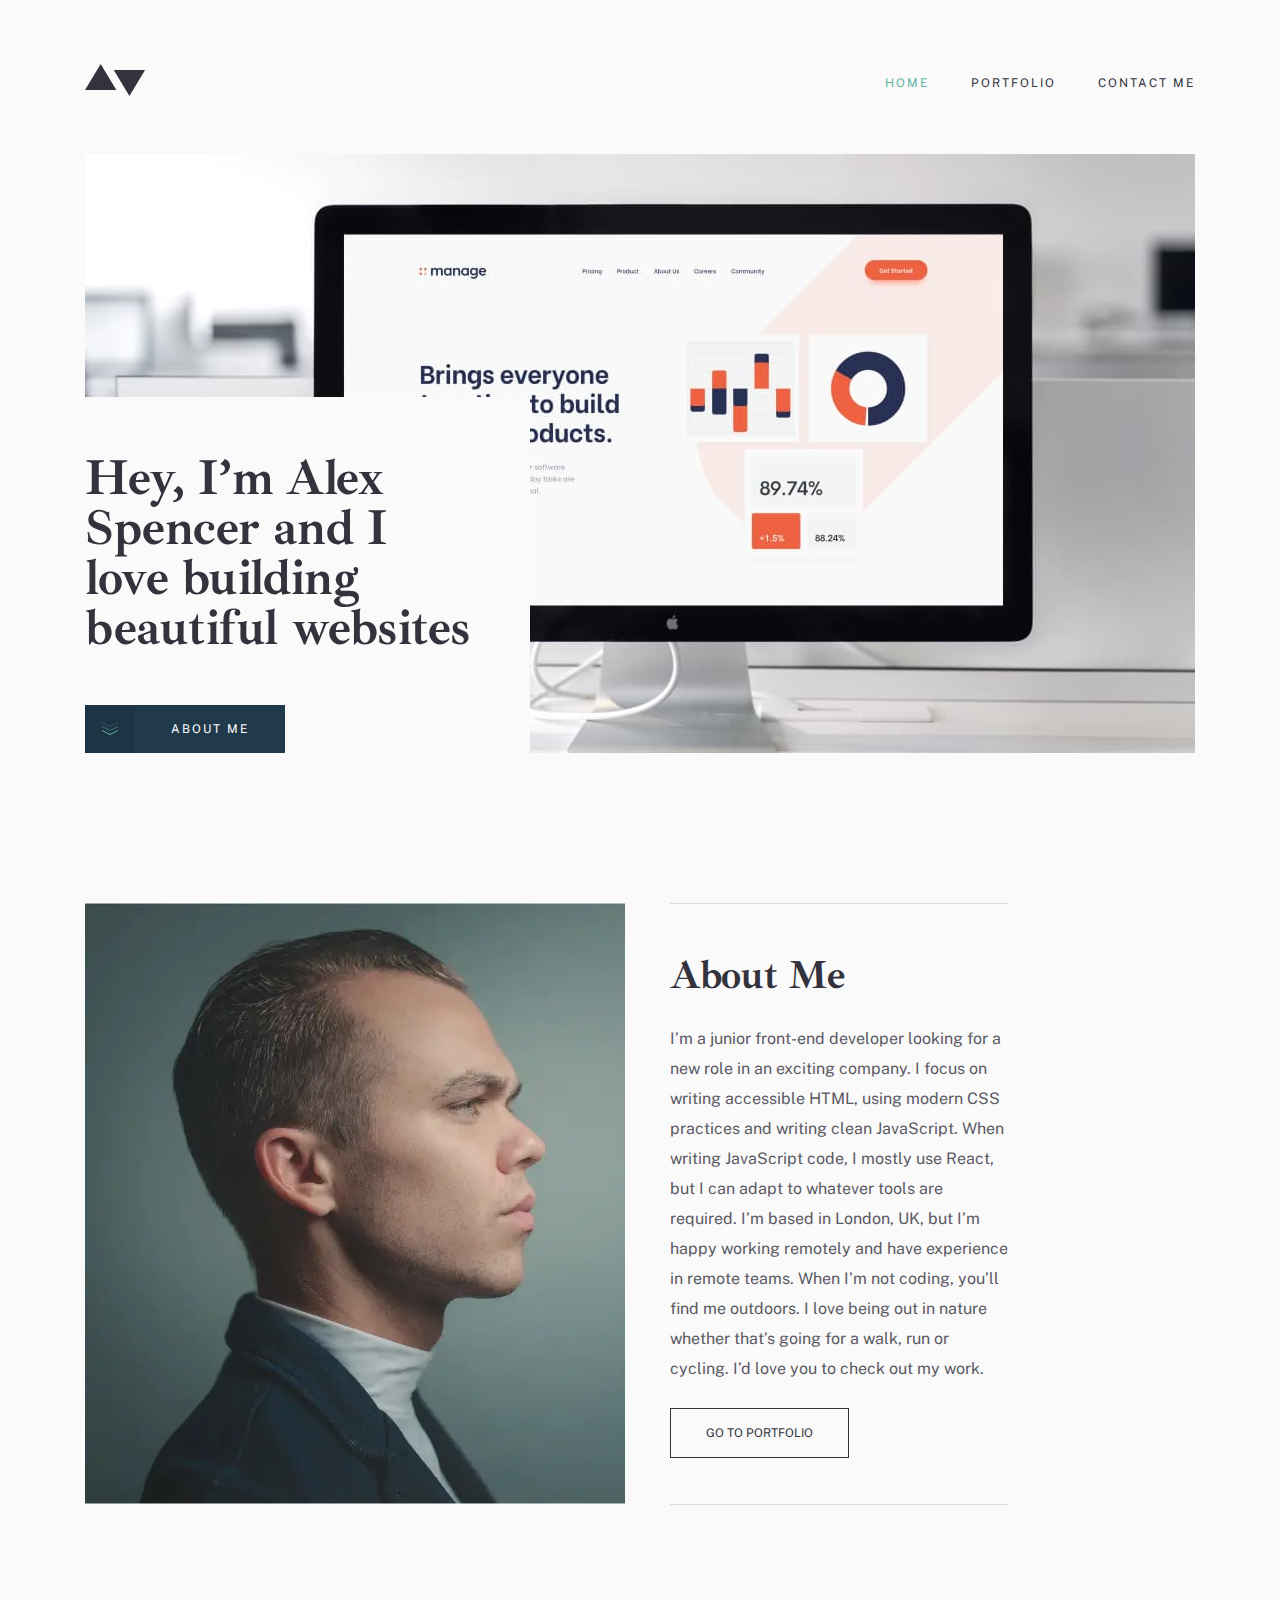
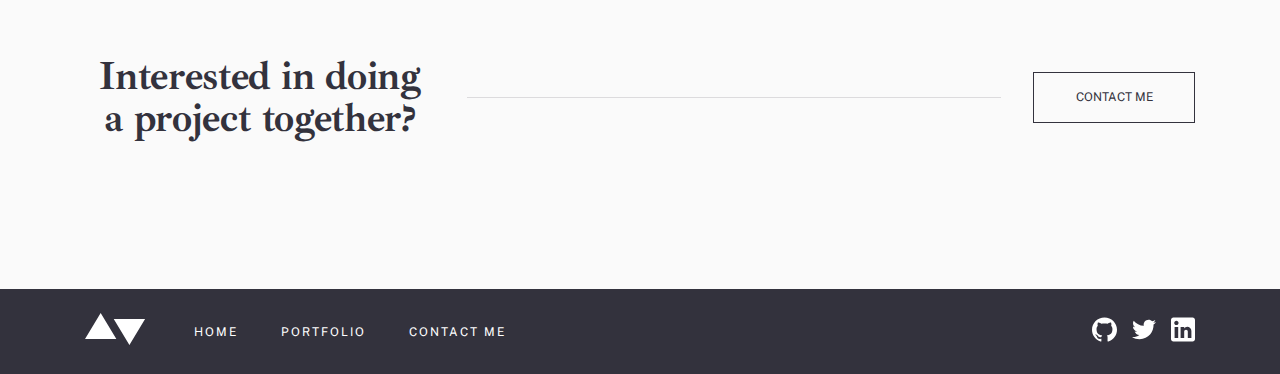
<file: index.html>
<!DOCTYPE html>
<html lang="en">
<head>
  <meta charset="UTF-8">
  <meta http-equiv="X-UA-Compatible" content="IE=edge">
  <meta name="viewport" content="width=device-width, initial-scale=1.0">
  <title>minimalist</title>
  <link rel="stylesheet" href="./css/main.min.css">
</head>
<body>
  <header class="header">
    <div class="container">
      <div class="header__inner">
        <a class="site-logo-link" href="./index.html">
          <svg width="61" height="32" viewBox="0 0 61 32" fill="none" xmlns="http://www.w3.org/2000/svg">
            <path fill-rule="evenodd" clip-rule="evenodd" d="M31.3469 26.1224L15.6735 0L0 26.1224H31.3469ZM60.0816 5.87755L44.4082 32L28.7347 5.87755H60.0816Z" fill="currentcolor"/>
          </svg>
        </a>
        <button class="nav">
        </button>
        <nav class="navbar">
          <ul class="header__list">
            <li class="header__item">
              <a class="header__link header__link--color" href="./index.html">
                HOME
              </a>
            </li>
            <li class="header__item">
              <a class="header__link" href="./portfolio.html">
                PORTFOLIO
              </a>
            </li>
            <li class="header__item">
              <a class="header__link" href="./contact.html">
                CONTACT ME
              </a>
            </li>
          </ul>
        </nav>
      </div>
    </div>
  </header>

  <main class="site-main">

    <section class="hero">
      <div class="container">
        <div class="hero__inner">
          <div class="hero__wrapper">
            <h1 class="hero__title">
              Hey, I’m Alex Spencer and I love building beautiful websites
            </h1>
            <a class="hero__link" href="#me">ABOUT ME</a>
          </div>
        </div>
      </div>
    </section>

    <section class="me" id="me">
      <div class="container">
        <div class="me__inner">
          <picture>
            <source
              type="image/webp"
              media="(min-width:1000px)"
              srcset="
              ./images/Bitmap-me-portret-desktop.webp,
              ./images/Bitmap-me-portret-desktop@2.webp
              "
            />
            <source
              type="image/webp"
              media="(min-width:700px)"
              srcset="
              ./images/Bitmap-me-portret-tablet.webp,
              ./images/Bitmap-me-portret-tablet@2.webp
              "
            />
            <source
              class="me__img-mobile"
              type="image/webp"
              srcset="
              ./images/me-portret-mobile.webp, 
              ./images/me-portret-mobile@2.webp
              "
            />

            <source
              media="(min-width:1000px)"
              srcset="
              ./images/Bitmap-me-portret-desktop.jpg,
              ./images/Bitmap-me-portret-desktop@2.jpg
              "
            />
            <source
              class="me__img-mobile"
              media="(min-width:700px)"
              srcset="
              ./images/Bitmap-me-portret-tablet.jpg,
              ./images/Bitmap-me-portret-tablet@2.jpg
              "
            />
            <img
              class="me__img-mobile"
              src="./images/me-portret-mobile.jpg"
              srcset="./images/me-portret-mobile.jpg 1x,
                      ./images/me-portret-mobile@2.jpg 2x"
              alt="humanes portret"
            />
          </picture>
          <div class="me__info">
            <h2 class="me__title">  
              About Me
            </h2>
            <p class="me__text">
              I’m a junior front-end developer looking for a new role in an exciting company. I focus on writing accessible HTML, using modern CSS practices and writing clean JavaScript. When writing JavaScript code, I mostly use React, but I can adapt to whatever tools are required. I’m based in London, UK, but I’m happy working remotely and have experience in remote teams. When I’m not coding, you’ll find me outdoors. I love being out in nature whether that’s going for a walk, run or cycling. I’d love you to check out my work.
            </p>
            <a class="link link--me" href="./contact.html">
              GO TO PORTFOLIO
            </a>
          </div>
        </div>
      </div>
    </section>

    <section class="media">
      <div class="container">
        <div class="media__inner">
          <h3 class="media__title">
            Interested in doing a project together?
          </h3>
          <span class="media__line"></span>
          <a class="link" href="./contact.html">
            CONTACT ME
          </a>
        </div>
      </div>
    </section>

  </main>
  
  <footer class="site-footer footer">
    <div class="container">
      <div class="footer__inner">
        <a class="footer__logo" href="./index.html">
          <svg width="61" height="32" viewBox="0 0 61 32" fill="none" xmlns="http://www.w3.org/2000/svg">
            <path fill-rule="evenodd" clip-rule="evenodd" d="M31.3469 26.1224L15.6735 0L0 26.1224H31.3469ZM60.0816 5.87755L44.4082 32L28.7347 5.87755H60.0816Z" fill="#FFFFFF"/>
            </svg>
        </a>
        <ul class="footer__list">
          <li class="footer__item">
            <a class="footer__link" href="./index.html">
              HOME
            </a>
          </li>
          <li class="footer__item">
            <a class="footer__link" href="./portfolio.html">
              PORTFOLIO
            </a>
          </li>
          <li class="footer__item">
            <a class="footer__link" href="./contact.html">
              CONTACT ME
            </a>
          </li>
        </ul>
        <ul class="icon-box">
          <li class="icon-box__item">
            <a class="icon-box__link" href="https://github.com/NasimbayevFarhod/minimalist" target="blank">
              <svg width="25" height="25" viewBox="0 0 25 25" fill="none" xmlns="http://www.w3.org/2000/svg">
                <path d="M12.5 0.5C5.59375 0.5 0 6.00948 0 12.8045C0 18.242 3.58125 22.8531 8.54688 24.4788C9.17188 24.5946 9.40104 24.2137 9.40104 23.8871C9.40104 23.595 9.39062 22.8207 9.38542 21.795C5.90833 22.5369 5.175 20.1442 5.175 20.1442C4.60625 18.7241 3.78437 18.3443 3.78437 18.3443C2.65208 17.5815 3.87188 17.5971 3.87188 17.5971C5.12708 17.6827 5.78646 18.8649 5.78646 18.8649C6.90104 20.7463 8.7125 20.2027 9.42708 19.8886C9.53958 19.0924 9.86146 18.5509 10.2188 18.243C7.44271 17.9352 4.525 16.8771 4.525 12.1628C4.525 10.8198 5.00937 9.72212 5.81146 8.86127C5.67083 8.55031 5.24896 7.2992 5.92083 5.60462C5.92083 5.60462 6.96771 5.27489 9.35833 6.86617C10.3583 6.59278 11.4208 6.45713 12.4833 6.45087C13.5458 6.45713 14.6083 6.59278 15.6083 6.86617C17.9833 5.27489 19.0302 5.60462 19.0302 5.60462C19.7021 7.2992 19.2802 8.55031 19.1552 8.86127C19.9521 9.72212 20.4365 10.8198 20.4365 12.1628C20.4365 16.8897 17.5146 17.93 14.7333 18.2326C15.1708 18.602 15.5771 19.3564 15.5771 20.5094C15.5771 22.156 15.5615 23.4791 15.5615 23.8788C15.5615 24.2012 15.7802 24.5862 16.4208 24.4631C21.4219 22.8478 25 18.2336 25 12.8045C25 6.00948 19.4031 0.5 12.5 0.5V0.5Z" fill="white"/>
                </svg>
            </a>
          </li>
          <li class="icon-box__item">
            <a class="icon-box__link" href="https://twitter.com/?lang=ru" target="blank">
              <svg width="24" height="21" viewBox="0 0 24 21" fill="none" xmlns="http://www.w3.org/2000/svg">
                <path d="M24 3.05705C23.117 3.44905 22.168 3.71305 21.172 3.83205C22.189 3.22305 22.97 2.25805 23.337 1.10805C22.386 1.67205 21.332 2.08205 20.21 2.30305C19.313 1.34605 18.032 0.748047 16.616 0.748047C13.437 0.748047 11.101 3.71405 11.819 6.79305C7.728 6.58805 4.1 4.62805 1.671 1.64905C0.381 3.86205 1.002 6.75705 3.194 8.22305C2.388 8.19705 1.628 7.97605 0.965 7.60705C0.911 9.88805 2.546 12.022 4.914 12.497C4.221 12.685 3.462 12.729 2.69 12.581C3.316 14.537 5.134 15.96 7.29 16C5.22 17.623 2.612 18.348 0 18.04C2.179 19.437 4.768 20.252 7.548 20.252C16.69 20.252 21.855 12.531 21.543 5.60605C22.505 4.91105 23.34 4.04405 24 3.05705Z" fill="white"/>
                </svg>
            </a>
          </li>
          <li class="icon-box__item">
            <a class="icon-box__link" href="https://ru.linkedin.com/" target="blank">
              <svg width="24" height="25" viewBox="0 0 24 25" fill="none" xmlns="http://www.w3.org/2000/svg">
                <path fill-rule="evenodd" clip-rule="evenodd" d="M2.4 0.5H21.6C22.92 0.5 24 1.58 24 2.9V22.1C24 23.42 22.92 24.5 21.6 24.5H2.4C1.08 24.5 0 23.42 0 22.1V2.9C0 1.58 1.08 0.5 2.4 0.5ZM3.6 20.9H7.2V10.1H3.6V20.9ZM5.4 8.06C4.2 8.06 3.24 7.1 3.24 5.9C3.24 4.7 4.2 3.74 5.4 3.74C6.6 3.74 7.56 4.7 7.56 5.9C7.56 7.1 6.6 8.06 5.4 8.06ZM16.8 20.9H20.4V14.06C20.4 11.78 18.48 9.86 16.2 9.86C15.12 9.86 13.8 10.58 13.2 11.54V10.1H9.6V20.9H13.2V14.54C13.2 13.58 14.04 12.74 15 12.74C15.96 12.74 16.8 13.58 16.8 14.54V20.9Z" fill="white"/>
                </svg>
            </a>
          </li>
        </ul>
      </div>
    </div>
  </footer>
  <script src="./js/main.js"></script>
</body>
</html>
</file>
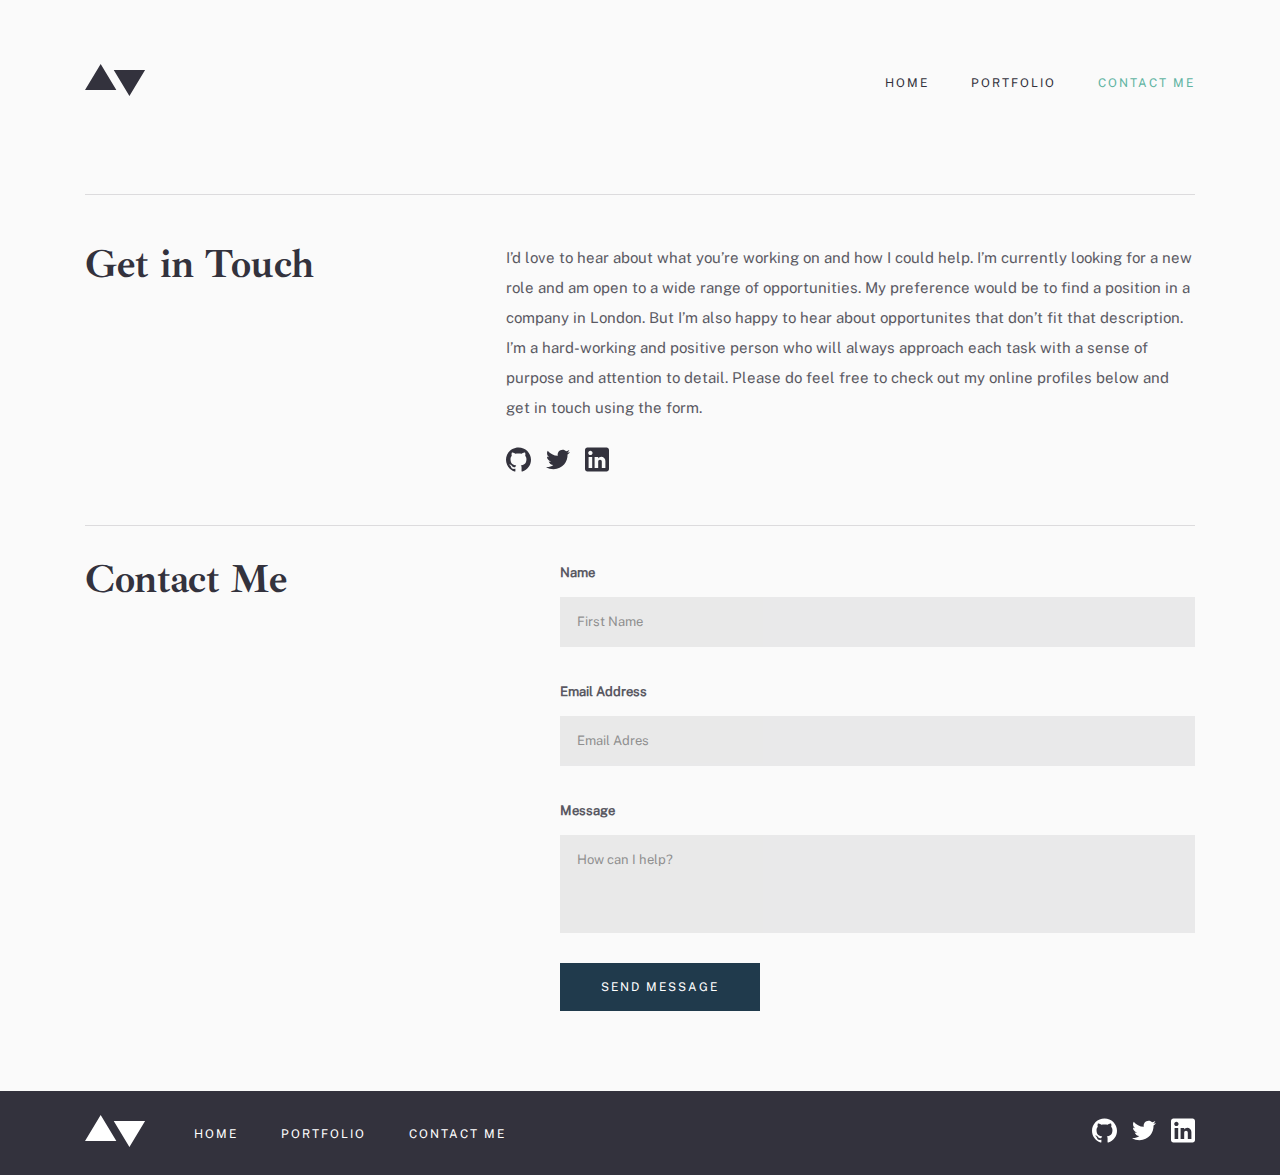
<file: contact.html>
<!DOCTYPE html>
<html lang="en">
<head>
  <meta charset="UTF-8">
  <meta http-equiv="X-UA-Compatible" content="IE=edge">
  <meta name="viewport" content="width=device-width, initial-scale=1.0">
  <title>contact</title>
  <link rel="stylesheet" href="./css/main.min.css">
</head>
<body>
  <header class="header">
    <div class="container">
      <div class="header__inner">
        <a class="site-logo-link" href="./index.html">
          <svg width="61" height="32" viewBox="0 0 61 32" fill="none" xmlns="http://www.w3.org/2000/svg">
            <path  fill-rule="evenodd" clip-rule="evenodd" d="M31.3469 26.1224L15.6735 0L0 26.1224H31.3469ZM60.0816 5.87755L44.4082 32L28.7347 5.87755H60.0816Z" fill="currentcolor"/>
            </svg>
        </a>
        <button class="nav">
        </button>
        <nav class="navbar">
          <ul class="header__list">
            <li class="header__item">
              <a class="header__link" href="./index.html">
                HOME
              </a>
            </li>
            <li class="header__item">
              <a class="header__link" href="./portfolio.html">
                PORTFOLIO
              </a>
            </li>
            <li class="header__item ">
              <a class="header__link header__link--color" href="./contact.html">
                CONTACT ME
              </a>
            </li>
          </ul>
        </nav>
      </div>
    </div>
  </header>

  <main class="site-main">
    <h2 class="visually-hidden ">
      tell me your story
    </h2>
    <section class="get">
      <div class="container">
        <div class="get-inner">
          <h3 class="get__title">
            Get in Touch
          </h3>
          <div class="get__info">
            <p class="get__text">
              I’d love to hear about what you’re working on and how I could help. I’m currently looking for a new role and am open to a wide range of opportunities. My preference would be to find a position in a company in London. But I’m also happy to hear about opportunites that don’t fit that description. I’m a hard-working and positive person who will always approach each task with a sense of purpose and attention to detail. Please do feel free to check out my online profiles below and get in touch using the form.
            </p>
            <ul class="icon-box">
              <li class="icon-box__item">
                <a class="icon-box__link" href="https://github.com/NasimbayevFarhod/minimalist" target="blank">
                  <svg width="25" height="25" viewBox="0 0 25 25" fill="none" xmlns="http://www.w3.org/2000/svg">
                    <path d="M12.5 0.5C5.59375 0.5 0 6.00948 0 12.8045C0 18.242 3.58125 22.8531 8.54688 24.4788C9.17188 24.5946 9.40104 24.2137 9.40104 23.8871C9.40104 23.595 9.39062 22.8207 9.38542 21.795C5.90833 22.5369 5.175 20.1442 5.175 20.1442C4.60625 18.7241 3.78437 18.3443 3.78437 18.3443C2.65208 17.5815 3.87188 17.5971 3.87188 17.5971C5.12708 17.6827 5.78646 18.8649 5.78646 18.8649C6.90104 20.7463 8.7125 20.2027 9.42708 19.8886C9.53958 19.0924 9.86146 18.5509 10.2188 18.243C7.44271 17.9352 4.525 16.8771 4.525 12.1628C4.525 10.8198 5.00937 9.72212 5.81146 8.86127C5.67083 8.55031 5.24896 7.2992 5.92083 5.60462C5.92083 5.60462 6.96771 5.27489 9.35833 6.86617C10.3583 6.59278 11.4208 6.45713 12.4833 6.45087C13.5458 6.45713 14.6083 6.59278 15.6083 6.86617C17.9833 5.27489 19.0302 5.60462 19.0302 5.60462C19.7021 7.2992 19.2802 8.55031 19.1552 8.86127C19.9521 9.72212 20.4365 10.8198 20.4365 12.1628C20.4365 16.8897 17.5146 17.93 14.7333 18.2326C15.1708 18.602 15.5771 19.3564 15.5771 20.5094C15.5771 22.156 15.5615 23.4791 15.5615 23.8788C15.5615 24.2012 15.7802 24.5862 16.4208 24.4631C21.4219 22.8478 25 18.2336 25 12.8045C25 6.00948 19.4031 0.5 12.5 0.5V0.5Z" fill="#33323D"/>
                    </svg>
                </a>
              </li>
              <li class="icon-box__item">
                <a class="icon-box__link" href="https://twitter.com/?lang=ru" target="blank">
                  <svg width="24" height="21" viewBox="0 0 24 21" fill="none" xmlns="http://www.w3.org/2000/svg">
                    <path d="M24 3.05705C23.117 3.44905 22.168 3.71305 21.172 3.83205C22.189 3.22305 22.97 2.25805 23.337 1.10805C22.386 1.67205 21.332 2.08205 20.21 2.30305C19.313 1.34605 18.032 0.748047 16.616 0.748047C13.437 0.748047 11.101 3.71405 11.819 6.79305C7.728 6.58805 4.1 4.62805 1.671 1.64905C0.381 3.86205 1.002 6.75705 3.194 8.22305C2.388 8.19705 1.628 7.97605 0.965 7.60705C0.911 9.88805 2.546 12.022 4.914 12.497C4.221 12.685 3.462 12.729 2.69 12.581C3.316 14.537 5.134 15.96 7.29 16C5.22 17.623 2.612 18.348 0 18.04C2.179 19.437 4.768 20.252 7.548 20.252C16.69 20.252 21.855 12.531 21.543 5.60605C22.505 4.91105 23.34 4.04405 24 3.05705Z" fill="#33323D"/>
                    </svg>
                </a>
              </li>
              <li class="icon-box__item">
                <a class="icon-box__link" href="https://ru.linkedin.com/"  target="blank">
                  <svg width="24" height="25" viewBox="0 0 24 25" fill="none" xmlns="http://www.w3.org/2000/svg">
                    <path fill-rule="evenodd" clip-rule="evenodd" d="M2.4 0.5H21.6C22.92 0.5 24 1.58 24 2.9V22.1C24 23.42 22.92 24.5 21.6 24.5H2.4C1.08 24.5 0 23.42 0 22.1V2.9C0 1.58 1.08 0.5 2.4 0.5ZM3.6 20.9H7.2V10.1H3.6V20.9ZM5.4 8.06C4.2 8.06 3.24 7.1 3.24 5.9C3.24 4.7 4.2 3.74 5.4 3.74C6.6 3.74 7.56 4.7 7.56 5.9C7.56 7.1 6.6 8.06 5.4 8.06ZM16.8 20.9H20.4V14.06C20.4 11.78 18.48 9.86 16.2 9.86C15.12 9.86 13.8 10.58 13.2 11.54V10.1H9.6V20.9H13.2V14.54C13.2 13.58 14.04 12.74 15 12.74C15.96 12.74 16.8 13.58 16.8 14.54V20.9Z" fill="#33323D"/>
                    </svg>
                </a>
              </li>
            </ul>
          </div>
        </div>
      </div>
    </section>


    <section class="contact">
      <div class="container">
        <div class="contact__inner">
          <h3 class="contact__title">
            Contact Me
          </h3>
          <form class="contact__form" action="http://echo.htmlacademy.ru/courses/" method="post" autocomplete="off">
            <label class="contact__label">
              Name
              <input class="contact__input" type="text" name="user-firstname" aria-label="enter your firstname" minlength="2" placeholder="First Name" required>
              <span class="error"> 
                This field is required
              </span>
            </label>
  
            <label class="contact__label">
              Email Address
              <input class="contact__input" type="email" name="user-email" aria-label="enter your email" 
              placeholder="Email Adres" required>
              <span class="error">
                This field is required
              </span>
            </label>
  
            <label class="contact__label">
              Message
              <textarea class="contact__input contact__input--problem" cols="72" rows="1" name="users-problem" aria-label="enter your problem" minlength="2" placeholder="How can I help?" required></textarea>
              <span class="error">
                This field is required
              </span>
            </label>
  
            <button class="contact-button">
              SEND MESSAGE
            </button>
          </form>
        </div>

      </div>
    </section>

  </main>

  <footer class="site-footer footer">
    <div class="container">
      <div class="footer__inner">
        <a class="footer__logo" href="./index.html">
          <svg width="61" height="32" viewBox="0 0 61 32" fill="none" xmlns="http://www.w3.org/2000/svg">
            <path fill-rule="evenodd" clip-rule="evenodd" d="M31.3469 26.1224L15.6735 0L0 26.1224H31.3469ZM60.0816 5.87755L44.4082 32L28.7347 5.87755H60.0816Z" fill="#FFFFFF"/>
            </svg>
        </a>
        <ul class="footer__list">
          <li class="footer__item">
            <a class="footer__link" href="./index.html">
              HOME
            </a>
          </li>
          <li class="footer__item">
            <a class="footer__link" href="./portfolio.html">
              PORTFOLIO
            </a>
          </li>
          <li class="footer__item">
            <a class="footer__link" href="./contact.html">
              CONTACT ME
            </a>
          </li>
        </ul>
        <ul class="icon-box">
          <li class="icon-box__item">
            <a class="icon-box__link" href="https://github.com/NasimbayevFarhod/minimalist" target="blank">
              <svg width="25" height="25" viewBox="0 0 25 25" fill="none" xmlns="http://www.w3.org/2000/svg">
                <path d="M12.5 0.5C5.59375 0.5 0 6.00948 0 12.8045C0 18.242 3.58125 22.8531 8.54688 24.4788C9.17188 24.5946 9.40104 24.2137 9.40104 23.8871C9.40104 23.595 9.39062 22.8207 9.38542 21.795C5.90833 22.5369 5.175 20.1442 5.175 20.1442C4.60625 18.7241 3.78437 18.3443 3.78437 18.3443C2.65208 17.5815 3.87188 17.5971 3.87188 17.5971C5.12708 17.6827 5.78646 18.8649 5.78646 18.8649C6.90104 20.7463 8.7125 20.2027 9.42708 19.8886C9.53958 19.0924 9.86146 18.5509 10.2188 18.243C7.44271 17.9352 4.525 16.8771 4.525 12.1628C4.525 10.8198 5.00937 9.72212 5.81146 8.86127C5.67083 8.55031 5.24896 7.2992 5.92083 5.60462C5.92083 5.60462 6.96771 5.27489 9.35833 6.86617C10.3583 6.59278 11.4208 6.45713 12.4833 6.45087C13.5458 6.45713 14.6083 6.59278 15.6083 6.86617C17.9833 5.27489 19.0302 5.60462 19.0302 5.60462C19.7021 7.2992 19.2802 8.55031 19.1552 8.86127C19.9521 9.72212 20.4365 10.8198 20.4365 12.1628C20.4365 16.8897 17.5146 17.93 14.7333 18.2326C15.1708 18.602 15.5771 19.3564 15.5771 20.5094C15.5771 22.156 15.5615 23.4791 15.5615 23.8788C15.5615 24.2012 15.7802 24.5862 16.4208 24.4631C21.4219 22.8478 25 18.2336 25 12.8045C25 6.00948 19.4031 0.5 12.5 0.5V0.5Z" fill="white"/>
                </svg>
            </a>
          </li>
          <li class="icon-box__item">
            <a class="icon-box__link" href="https://twitter.com/?lang=ru" target="blank">
              <svg width="24" height="21" viewBox="0 0 24 21" fill="none" xmlns="http://www.w3.org/2000/svg">
                <path d="M24 3.05705C23.117 3.44905 22.168 3.71305 21.172 3.83205C22.189 3.22305 22.97 2.25805 23.337 1.10805C22.386 1.67205 21.332 2.08205 20.21 2.30305C19.313 1.34605 18.032 0.748047 16.616 0.748047C13.437 0.748047 11.101 3.71405 11.819 6.79305C7.728 6.58805 4.1 4.62805 1.671 1.64905C0.381 3.86205 1.002 6.75705 3.194 8.22305C2.388 8.19705 1.628 7.97605 0.965 7.60705C0.911 9.88805 2.546 12.022 4.914 12.497C4.221 12.685 3.462 12.729 2.69 12.581C3.316 14.537 5.134 15.96 7.29 16C5.22 17.623 2.612 18.348 0 18.04C2.179 19.437 4.768 20.252 7.548 20.252C16.69 20.252 21.855 12.531 21.543 5.60605C22.505 4.91105 23.34 4.04405 24 3.05705Z" fill="white"/>
                </svg>
            </a>
          </li>
          <li class="icon-box__item">
            <a class="icon-box__link" href="https://ru.linkedin.com/" target="blank">
              <svg width="24" height="25" viewBox="0 0 24 25" fill="none" xmlns="http://www.w3.org/2000/svg">
                <path fill-rule="evenodd" clip-rule="evenodd" d="M2.4 0.5H21.6C22.92 0.5 24 1.58 24 2.9V22.1C24 23.42 22.92 24.5 21.6 24.5H2.4C1.08 24.5 0 23.42 0 22.1V2.9C0 1.58 1.08 0.5 2.4 0.5ZM3.6 20.9H7.2V10.1H3.6V20.9ZM5.4 8.06C4.2 8.06 3.24 7.1 3.24 5.9C3.24 4.7 4.2 3.74 5.4 3.74C6.6 3.74 7.56 4.7 7.56 5.9C7.56 7.1 6.6 8.06 5.4 8.06ZM16.8 20.9H20.4V14.06C20.4 11.78 18.48 9.86 16.2 9.86C15.12 9.86 13.8 10.58 13.2 11.54V10.1H9.6V20.9H13.2V14.54C13.2 13.58 14.04 12.74 15 12.74C15.96 12.74 16.8 13.58 16.8 14.54V20.9Z" fill="white"/>
                </svg>
            </a>
          </li>
        </ul>
      </div>
    </div>
  </footer>
  <script src="./js/main.js"></script>
</body>
</html>
</file>
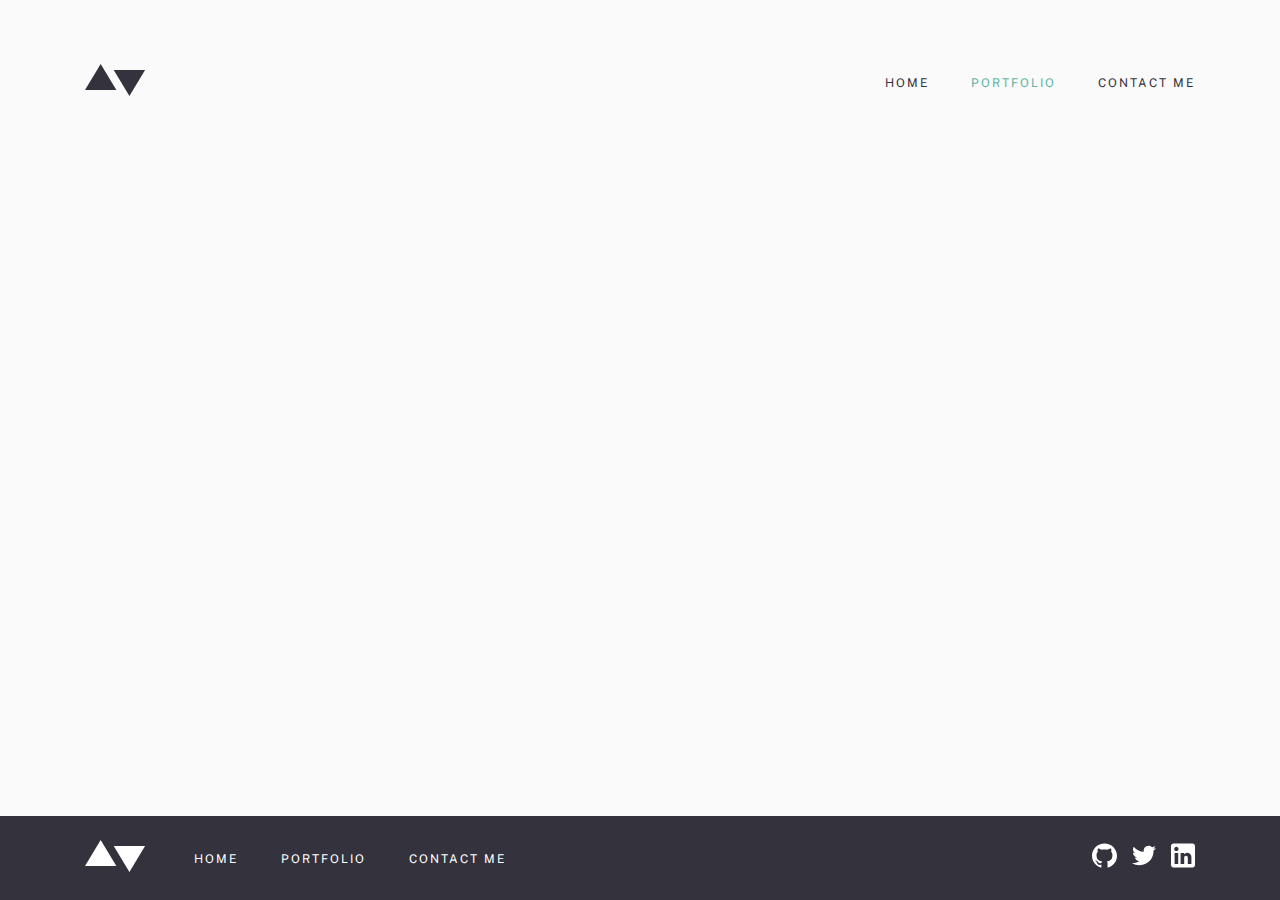
<file: portfolio.html>
<!DOCTYPE html>
<html lang="en">
<head>
  <meta charset="UTF-8">
  <meta http-equiv="X-UA-Compatible" content="IE=edge">
  <meta name="viewport" content="width=device-width, initial-scale=1.0">
  <title></title>
  <link rel="stylesheet" href="./css/main.min.css">
</head>
<body>
  <header class="header">
    <div class="container">
      <div class="header__inner">
        <a class="site-logo-link" href="./index.html">
          <svg width="61" height="32" viewBox="0 0 61 32" fill="none" xmlns="http://www.w3.org/2000/svg">
            <path id="Combined Shape" fill-rule="evenodd" clip-rule="evenodd" d="M31.3469 26.1224L15.6735 0L0 26.1224H31.3469ZM60.0816 5.87755L44.4082 32L28.7347 5.87755H60.0816Z" fill="currentcolor"/>
            </svg>
        </a>
        <button class="nav">
        </button>
        <nav class="navbar">
          <ul class="header__list">
            <li class="header__item">
              <a class="header__link" href="./index.html">
                HOME
              </a>
            </li>
            <li class="header__item">
              <a class="header__link header__link--color" href="./portfolio.html">
                PORTFOLIO
              </a>
            </li>
            <li class="header__item">
              <a class="header__link" href="./contact.html">
                CONTACT ME
              </a>
            </li>
          </ul>
        </nav>
      </div>
    </div>
  </header>

  <main class="site-main">


  </main>
  
  <footer class="site-footer footer">
    <div class="container">
      <div class="footer__inner">
        <a class="footer__logo" href="./index.html">
          <svg width="61" height="32" viewBox="0 0 61 32" fill="none" xmlns="http://www.w3.org/2000/svg">
            <path fill-rule="evenodd" clip-rule="evenodd" d="M31.3469 26.1224L15.6735 0L0 26.1224H31.3469ZM60.0816 5.87755L44.4082 32L28.7347 5.87755H60.0816Z" fill="#FFFFFF"/>
            </svg>
        </a>
        <ul class="footer__list">
          <li class="footer__item">
            <a class="footer__link" href="./index.html">
              HOME
            </a>
          </li>
          <li class="footer__item">
            <a class="footer__link" href="./portfolio.html">
              PORTFOLIO
            </a>
          </li>
          <li class="footer__item">
            <a class="footer__link" href="./contact.html">
              CONTACT ME
            </a>
          </li>
        </ul>
        <ul class="icon-box">
          <li class="icon-box__item">
            <a class="icon-box__link" href="https://github.com/NasimbayevFarhod/minimalist" target="blank">
              <svg width="25" height="25" viewBox="0 0 25 25" fill="none" xmlns="http://www.w3.org/2000/svg">
                <path d="M12.5 0.5C5.59375 0.5 0 6.00948 0 12.8045C0 18.242 3.58125 22.8531 8.54688 24.4788C9.17188 24.5946 9.40104 24.2137 9.40104 23.8871C9.40104 23.595 9.39062 22.8207 9.38542 21.795C5.90833 22.5369 5.175 20.1442 5.175 20.1442C4.60625 18.7241 3.78437 18.3443 3.78437 18.3443C2.65208 17.5815 3.87188 17.5971 3.87188 17.5971C5.12708 17.6827 5.78646 18.8649 5.78646 18.8649C6.90104 20.7463 8.7125 20.2027 9.42708 19.8886C9.53958 19.0924 9.86146 18.5509 10.2188 18.243C7.44271 17.9352 4.525 16.8771 4.525 12.1628C4.525 10.8198 5.00937 9.72212 5.81146 8.86127C5.67083 8.55031 5.24896 7.2992 5.92083 5.60462C5.92083 5.60462 6.96771 5.27489 9.35833 6.86617C10.3583 6.59278 11.4208 6.45713 12.4833 6.45087C13.5458 6.45713 14.6083 6.59278 15.6083 6.86617C17.9833 5.27489 19.0302 5.60462 19.0302 5.60462C19.7021 7.2992 19.2802 8.55031 19.1552 8.86127C19.9521 9.72212 20.4365 10.8198 20.4365 12.1628C20.4365 16.8897 17.5146 17.93 14.7333 18.2326C15.1708 18.602 15.5771 19.3564 15.5771 20.5094C15.5771 22.156 15.5615 23.4791 15.5615 23.8788C15.5615 24.2012 15.7802 24.5862 16.4208 24.4631C21.4219 22.8478 25 18.2336 25 12.8045C25 6.00948 19.4031 0.5 12.5 0.5V0.5Z" fill="white"/>
                </svg>
            </a>
          </li>
          <li class="icon-box__item">
            <a class="icon-box__link" href="https://twitter.com/?lang=ru" target="blank">
              <svg width="24" height="21" viewBox="0 0 24 21" fill="none" xmlns="http://www.w3.org/2000/svg">
                <path d="M24 3.05705C23.117 3.44905 22.168 3.71305 21.172 3.83205C22.189 3.22305 22.97 2.25805 23.337 1.10805C22.386 1.67205 21.332 2.08205 20.21 2.30305C19.313 1.34605 18.032 0.748047 16.616 0.748047C13.437 0.748047 11.101 3.71405 11.819 6.79305C7.728 6.58805 4.1 4.62805 1.671 1.64905C0.381 3.86205 1.002 6.75705 3.194 8.22305C2.388 8.19705 1.628 7.97605 0.965 7.60705C0.911 9.88805 2.546 12.022 4.914 12.497C4.221 12.685 3.462 12.729 2.69 12.581C3.316 14.537 5.134 15.96 7.29 16C5.22 17.623 2.612 18.348 0 18.04C2.179 19.437 4.768 20.252 7.548 20.252C16.69 20.252 21.855 12.531 21.543 5.60605C22.505 4.91105 23.34 4.04405 24 3.05705Z" fill="white"/>
                </svg>
            </a>
          </li>
          <li class="icon-box__item">
            <a class="icon-box__link" href="https://ru.linkedin.com/" target="blank">
              <svg width="24" height="25" viewBox="0 0 24 25" fill="none" xmlns="http://www.w3.org/2000/svg">
                <path fill-rule="evenodd" clip-rule="evenodd" d="M2.4 0.5H21.6C22.92 0.5 24 1.58 24 2.9V22.1C24 23.42 22.92 24.5 21.6 24.5H2.4C1.08 24.5 0 23.42 0 22.1V2.9C0 1.58 1.08 0.5 2.4 0.5ZM3.6 20.9H7.2V10.1H3.6V20.9ZM5.4 8.06C4.2 8.06 3.24 7.1 3.24 5.9C3.24 4.7 4.2 3.74 5.4 3.74C6.6 3.74 7.56 4.7 7.56 5.9C7.56 7.1 6.6 8.06 5.4 8.06ZM16.8 20.9H20.4V14.06C20.4 11.78 18.48 9.86 16.2 9.86C15.12 9.86 13.8 10.58 13.2 11.54V10.1H9.6V20.9H13.2V14.54C13.2 13.58 14.04 12.74 15 12.74C15.96 12.74 16.8 13.58 16.8 14.54V20.9Z" fill="white"/>
                </svg>
            </a>
          </li>
        </ul>
      </div>
    </div>
  </footer>
  <script src="./js/main.js"></script>
</body>
</html>
</file>
<file: css/main.min.css>
:root{--light-background: #f2ece4;--light-text: #036}html{line-height:1.15;-webkit-text-size-adjust:100%}body{margin:0}main{display:block}h1{font-size:2em;margin:.67em 0}hr{-webkit-box-sizing:content-box;box-sizing:content-box;height:0;overflow:visible}pre{font-family:monospace,monospace;font-size:1em}a{background-color:rgba(0,0,0,0)}abbr[title]{border-bottom:none;text-decoration:underline;-webkit-text-decoration:underline dotted;text-decoration:underline dotted}b,strong{font-weight:bolder}code,kbd,samp{font-family:monospace,monospace;font-size:1em}small{font-size:80%}sub,sup{font-size:75%;line-height:0;position:relative;vertical-align:baseline}sub{bottom:-0.25em}sup{top:-0.5em}img{border-style:none}button,input,optgroup,select,textarea{font-family:inherit;font-size:100%;line-height:1.15;margin:0}button,input{overflow:visible}button,select{text-transform:none}button,[type=button],[type=reset],[type=submit]{-webkit-appearance:button}button::-moz-focus-inner,[type=button]::-moz-focus-inner,[type=reset]::-moz-focus-inner,[type=submit]::-moz-focus-inner{border-style:none;padding:0}button:-moz-focusring,[type=button]:-moz-focusring,[type=reset]:-moz-focusring,[type=submit]:-moz-focusring{outline:1px dotted ButtonText}fieldset{padding:.35em .75em .625em}legend{-webkit-box-sizing:border-box;box-sizing:border-box;color:inherit;display:table;max-width:100%;padding:0;white-space:normal}progress{vertical-align:baseline}textarea{overflow:auto}[type=checkbox],[type=radio]{-webkit-box-sizing:border-box;box-sizing:border-box;padding:0}[type=number]::-webkit-inner-spin-button,[type=number]::-webkit-outer-spin-button{height:auto}[type=search]{-webkit-appearance:textfield;outline-offset:-2px}[type=search]::-webkit-search-decoration{-webkit-appearance:none}::-webkit-file-upload-button{-webkit-appearance:button;font:inherit}details{display:block}summary{display:list-item}template{display:none}[hidden]{display:none}@font-face{font-family:"Public Sans";font-style:normal;font-weight:400;src:local(""),url("../fonts/public-sans-v14-latin-regular.woff2") format("woff2"),url("../fonts/public-sans-v14-latin-regular.woff") format("woff");font-display:swap}@font-face{font-family:"Ibarra Real Nova";font-style:normal;font-weight:700;src:local(""),url("../fonts/ibarra-real-nova-v20-latin-700.woff2") format("woff2"),url("../fonts/ibarra-real-nova-v20-latin-700.woff") format("woff");font-display:swap}*{margin:0;-webkit-box-sizing:border-box;box-sizing:border-box}*::before,*::after{-webkit-box-sizing:inherit;box-sizing:inherit}html{height:100%;-webkit-box-sizing:border-box;box-sizing:border-box;scroll-behavior:smooth}ul{list-style:none;padding:0}a{text-decoration:none}img{display:block;height:auto}body{display:-webkit-box;display:-ms-flexbox;display:flex;-webkit-box-orient:vertical;-webkit-box-direction:normal;-ms-flex-direction:column;flex-direction:column;height:100%;margin:0;padding:0;background-color:#fafafa;font-family:"Public Sans"}.site-main{-webkit-box-flex:1;-ms-flex-positive:1;flex-grow:1}.visually-hidden{position:absolute;width:1px;height:1px;margin:-1px;padding:0;border:0;white-space:nowrap;-webkit-clip-path:inset(100%);clip-path:inset(100%);clip:rect(0 0 0 0);overflow:hidden}.container{width:100%;max-width:1150px;margin:0 auto;padding:0 20px}@media only screen and (min-width: 350px){.container{max-width:1175;padding:0 32px}}@media only screen and (min-width: 700px){.container{max-width:1190px;padding:0 40px}}.overflow{overflow:hidden}.header{z-index:9;padding:32px 0 40px}.header__inner{position:relative;display:-webkit-box;display:-ms-flexbox;display:flex;-webkit-box-align:center;-ms-flex-align:center;align-items:center}.site-logo-link{color:#33323d;margin-right:auto}@media only screen and (max-width: 700px){.nav{width:24px;height:13px;background-color:rgba(0,0,0,0);background-image:url(../../images/Group-bamburg-oppen.svg);border:rgba(0,0,0,0)}.close{width:18px;height:19px;background-image:url(../../images/Group-gamburg-close.svg)}.navbar{display:none;position:absolute;width:70%;top:56px;right:0;padding:40px 0;background-color:#33323d;overflow:hidden}.nav--active{display:block}}.header__list{margin:0;padding:0;list-style:none;text-align:center;text-decoration:none}.header__item:not(:last-child){margin-bottom:32px}.header__link{text-decoration:none;font-family:"Public Sans";font-style:normal;font-weight:400;font-size:12px;line-height:14px;text-align:center;letter-spacing:2px;text-transform:uppercase;color:#fff}@media only screen and (min-width: 701px){.header{padding:64px 0 54px}.header__inner{position:relative;display:-webkit-box;display:-ms-flexbox;display:flex;-webkit-box-align:center;-ms-flex-align:center;align-items:center}.site-logo-link{color:#33323d;margin-right:auto}.nav{display:none}.header__list{display:-webkit-box;display:-ms-flexbox;display:flex}.header__item:not(:last-child){margin-bottom:0px;margin-right:42px}.header__link{color:#33323d}.header__link--color{color:#5fb4a2}}.hero__inner{padding-top:322px;background-image:url(../../images/Bitmap-hero-bg-tablet.jpg);background-repeat:no-repeat;background-size:100% 271px;background-position:top center}.hero-img{width:100%}.hero__wrapper{width:100%;background-color:#fafafa}.hero__title{margin:0 0 32px;font-family:"Ibarra Real Nova";font-style:normal;font-weight:700;font-size:40px;line-height:42px;letter-spacing:-0.357143px;color:#33323d}.hero__link{position:relative;display:inline-block;min-width:200px;padding:17px 0 17px 50px;font-family:"Public Sans";font-style:normal;font-size:12px;line-height:14px;font-weight:400;text-align:center;color:#fff;letter-spacing:2px;text-transform:uppercase;background-color:#203a4c}.hero__link::before{content:"";position:absolute;width:50px;height:100%;top:0;left:0;background-image:url(../../images/about-me-button-befor.svg);background-repeat:no-repeat;background-position:center center;background-color:rgba(0,0,0,.1019607843)}.hero__link:hover{background-color:#5fb4a2}.hero__link:hover::before{background-image:url(../../images/about-me-button-hover.svg)}@media only screen and (min-width: 600px){.hero__inner{padding-top:322px;background-image:url(../../images/Bitmap-hero-bg-tablet.jpg);background-repeat:no-repeat;background-size:cover;background-position:center center}.hero__wrapper{max-width:514px;padding:56px 56px 0 0}.hero__title{margin:0 0 48px}}@media only screen and (-webkit-min-device-pixel-ratio: 2),only screen and (min-device-pixel-ratio: 2),only screen and (min-resolution: 192dpi),only screen and (min-resolution: 2dppx){.hero__inner{background-image:url(../../images/Bitmap-hero-bg-tablet@2.jpg)}}@media only screen and (min-width: 800px){.hero__inner{padding-top:243px;background-image:url(../../images/Bitmap-hero-bg.jpg)}}@media only screen and (min-width: 800px)and (-webkit-min-device-pixel-ratio: 2),only screen and (min-width: 800px)and (min-device-pixel-ratio: 2),only screen and (min-width: 800px)and (min-resolution: 192dpi),only screen and (min-width: 800px)and (min-resolution: 2dppx){.hero__inner{background-image:url(../../images/Bitmap-hero-bg@2x.jpg)}}@media only screen and (min-width: 800px){.hero__wrapper{max-width:445px;background-color:#fafafa}}@media only screen and (min-width: 800px){.hero__title{margin:0 0 52px;font-weight:700;font-size:50px;line-height:50px;letter-spacing:-0.446429px}}.me{padding:96px 0 115px}.me__inner{display:-webkit-box;display:-ms-flexbox;display:flex;-webkit-box-orient:vertical;-webkit-box-direction:normal;-ms-flex-direction:column;flex-direction:column;-webkit-box-align:center;-ms-flex-align:center;align-items:center}.me__img-mobile{margin:0 auto}.me__info{max-width:311px;margin-top:32px;padding:32px 0 51px;border-top:1px solid rgba(51,50,61,.1490196078);border-bottom:1px solid rgba(51,50,61,.1490196078)}.me__title{font-family:"Ibarra Real Nova";font-style:normal;font-size:40px;line-height:42px;font-weight:700;text-align:left;color:#33323d;letter-spacing:-0.357143px}.me__text{margin:28px 0 24px;font-style:normal;font-size:16px;line-height:30px;font-weight:400;text-align:0;color:#33323d;mix-blend-mode:normal;opacity:.8}@media only screen and (min-width: 700px){.me{padding:96px 0}.me__inner{display:-webkit-box;display:-ms-flexbox;display:flex;-webkit-box-orient:horizontal;-webkit-box-direction:normal;-ms-flex-direction:row;flex-direction:row;-webkit-box-align:stretch;-ms-flex-align:stretch;align-items:stretch;-webkit-box-pack:justify;-ms-flex-pack:justify;justify-content:space-between}.me__info{max-width:339px;margin-top:0;margin-left:45px;padding:50px 0 46px}.me__text{max-height:360px;overflow-y:hidden}}@media only screen and (min-width: 1000px){.me{padding:150px 0}}@media only screen and (min-width: 1100px){.me__inner{-webkit-box-pack:start;-ms-flex-pack:start;justify-content:start}}.media__inner{padding-bottom:80px;display:-webkit-box;display:-ms-flexbox;display:flex;-webkit-box-orient:vertical;-webkit-box-direction:normal;-ms-flex-direction:column;flex-direction:column;-webkit-box-align:center;-ms-flex-align:center;align-items:center}.media__title{max-width:350px;margin-bottom:30px;font-family:"Ibarra Real Nova";font-style:normal;font-size:40px;line-height:42px;font-weight:700;text-align:center;color:#33323d;letter-spacing:-0.357143px}.media__line{display:none}.link{display:inline-block;min-width:162px;padding:17px 35px;font-style:normal;font-size:12px;line-height:14.1px;font-weight:400;text-align:center;color:#33323d;border:1px solid #33323d}.link:hover{color:#fafafa;background-color:#33323d}@media only screen and (min-width: 700px){.media__inner{padding-bottom:96px;display:-webkit-box;display:-ms-flexbox;display:flex;-webkit-box-orient:horizontal;-webkit-box-direction:normal;-ms-flex-direction:row;flex-direction:row;-webkit-box-align:center;-ms-flex-align:center;align-items:center;-webkit-box-pack:justify;-ms-flex-pack:justify;justify-content:space-between}.media__title{min-width:350px;margin-bottom:0}.media__line{display:block;margin:0 32px;width:50%;height:1px;background-color:#33323d;opacity:.15}}@media only screen and (min-width: 1000px){.media__inner{padding-bottom:150px}}.get-inner{display:-webkit-box;display:-ms-flexbox;display:flex;-webkit-box-orient:vertical;-webkit-box-direction:normal;-ms-flex-direction:column;flex-direction:column;padding:24px 0 32px;border-top:1px solid rgba(51,50,61,.1490196078);border-bottom:1px solid rgba(51,50,61,.1490196078)}.get__title{display:contents;font-family:"Ibarra Real Nova";font-style:normal;font-size:40px;line-height:42px;font-weight:700;text-align:left;color:#33323d}.get__info{display:block;margin-top:24px;max-width:689px}.get__text{margin-bottom:24px;font-style:normal;font-size:15px;line-height:30px;font-weight:400;text-align:left;color:#33323d;opacity:.8}@media only screen and (min-width: 701px){.get{padding-top:40px}.get-inner{padding:32px 0 32px;border-bottom:none}}@media only screen and (min-width: 1010px){.get-inner{display:-webkit-box;display:-ms-flexbox;display:flex;-webkit-box-orient:horizontal;-webkit-box-direction:normal;-ms-flex-direction:row;flex-direction:row;-webkit-box-pack:justify;-ms-flex-pack:justify;justify-content:space-between;padding:48px 0;border-bottom:1px solid rgba(51,50,61,.1490196078)}.get__info{margin-top:0}.get__text{min-width:635px}}.contact{padding:32px 0 80px}.contact__title{min-width:250px;margin-bottom:24px;font-family:"Ibarra Real Nova";font-style:normal;font-size:40px;line-height:42px;font-weight:700px;text-align:left;color:#33323d;letter-spacing:-0.357143px}.contact__label{width:100%;min-width:311px;display:-webkit-box;display:-ms-flexbox;display:flex;-webkit-box-orient:vertical;-webkit-box-direction:normal;-ms-flex-direction:column;flex-direction:column;font-weight:700;font-size:13px;line-height:30px;color:#33323d;mix-blend-mode:normal;opacity:.8}.contact__input{margin-top:9px;outline:none;padding:9px 0 9px 16px;font-style:normal;font-weight:400;font-size:13px;line-height:30px;color:#33323d;mix-blend-mode:normal;background-color:rgba(51,50,61,.1019607843);border:1px solid rgba(0,0,0,0)}.contact__input:not(:-moz-placeholder-shown):not(:focus):invalid{border:1px solid #f43030}.contact__input:not(:-ms-input-placeholder):not(:focus):invalid{border:1px solid #f43030}.contact__input:not(:placeholder-shown):not(:focus):invalid{border:1px solid #f43030}.contact__input:not(:-moz-placeholder-shown):not(:focus):invalid~.error{opacity:1}.contact__input:not(:-ms-input-placeholder):not(:focus):invalid~.error{opacity:1}.contact__input:not(:placeholder-shown):not(:focus):invalid~.error{opacity:1}.contact__input--problem{padding-bottom:57px;resize:none}.contact__input:focus{border:1px solid #5fb4a2;color:#33323d}.error{opacity:0;color:#f43030}.contact-button{min-width:200px;padding:17px 24px;text-align:center;font-weight:400;font-size:12px;line-height:14px;text-align:center;letter-spacing:2px;text-transform:uppercase;color:#fff;background-color:#203a4c;border:none}.contact-button:hover{background-color:#5fb4a2}@media only screen and (min-width: 900px){.contact__inner{display:-webkit-box;display:-ms-flexbox;display:flex;-webkit-box-pack:justify;-ms-flex-pack:justify;justify-content:space-between}.contact__form{width:100%;max-width:635px;margin-left:125px}}.site-footer{padding:56px;background-color:#33323d}.footer__inner{display:-webkit-box;display:-ms-flexbox;display:flex;-webkit-box-orient:vertical;-webkit-box-direction:normal;-ms-flex-direction:column;flex-direction:column;-webkit-box-align:center;-ms-flex-align:center;align-items:center}.footer__list{margin:40px 0}.footer__item{text-align:center}.footer__item:nth-child(2){margin:32px 0}.footer__link{font-family:"Public Sans";font-style:normal;font-weight:400;font-size:12px;line-height:14px;text-align:center;letter-spacing:2px;text-transform:uppercase;color:#fff}.icon-box{display:-webkit-box;display:-ms-flexbox;display:flex;-webkit-box-align:center;-ms-flex-align:center;align-items:center}.icon-box__item:nth-child(2){margin:0 15px}@media only screen and (min-width: 700px){.site-footer{padding:24px;background-color:#33323d}.footer__inner{display:-webkit-box;display:-ms-flexbox;display:flex;-webkit-box-orient:horizontal;-webkit-box-direction:normal;-ms-flex-direction:row;flex-direction:row;-webkit-box-align:center;-ms-flex-align:center;align-items:center}.footer__list{display:-webkit-box;display:-ms-flexbox;display:flex;margin:0 auto 0 48px}.footer__item{text-align:center}.footer__item:nth-child(2){margin:0 43px}.footer__link{font-family:"Public Sans";font-style:normal;font-weight:400;font-size:12px;line-height:14px;text-align:center;letter-spacing:2px;text-transform:uppercase;color:#fff}.icon-box{display:-webkit-box;display:-ms-flexbox;display:flex;-webkit-box-align:center;-ms-flex-align:center;align-items:center}.icon-box__item:nth-child(2){margin:0 15px}}/*# sourceMappingURL=main.min.css.map */
</file>
